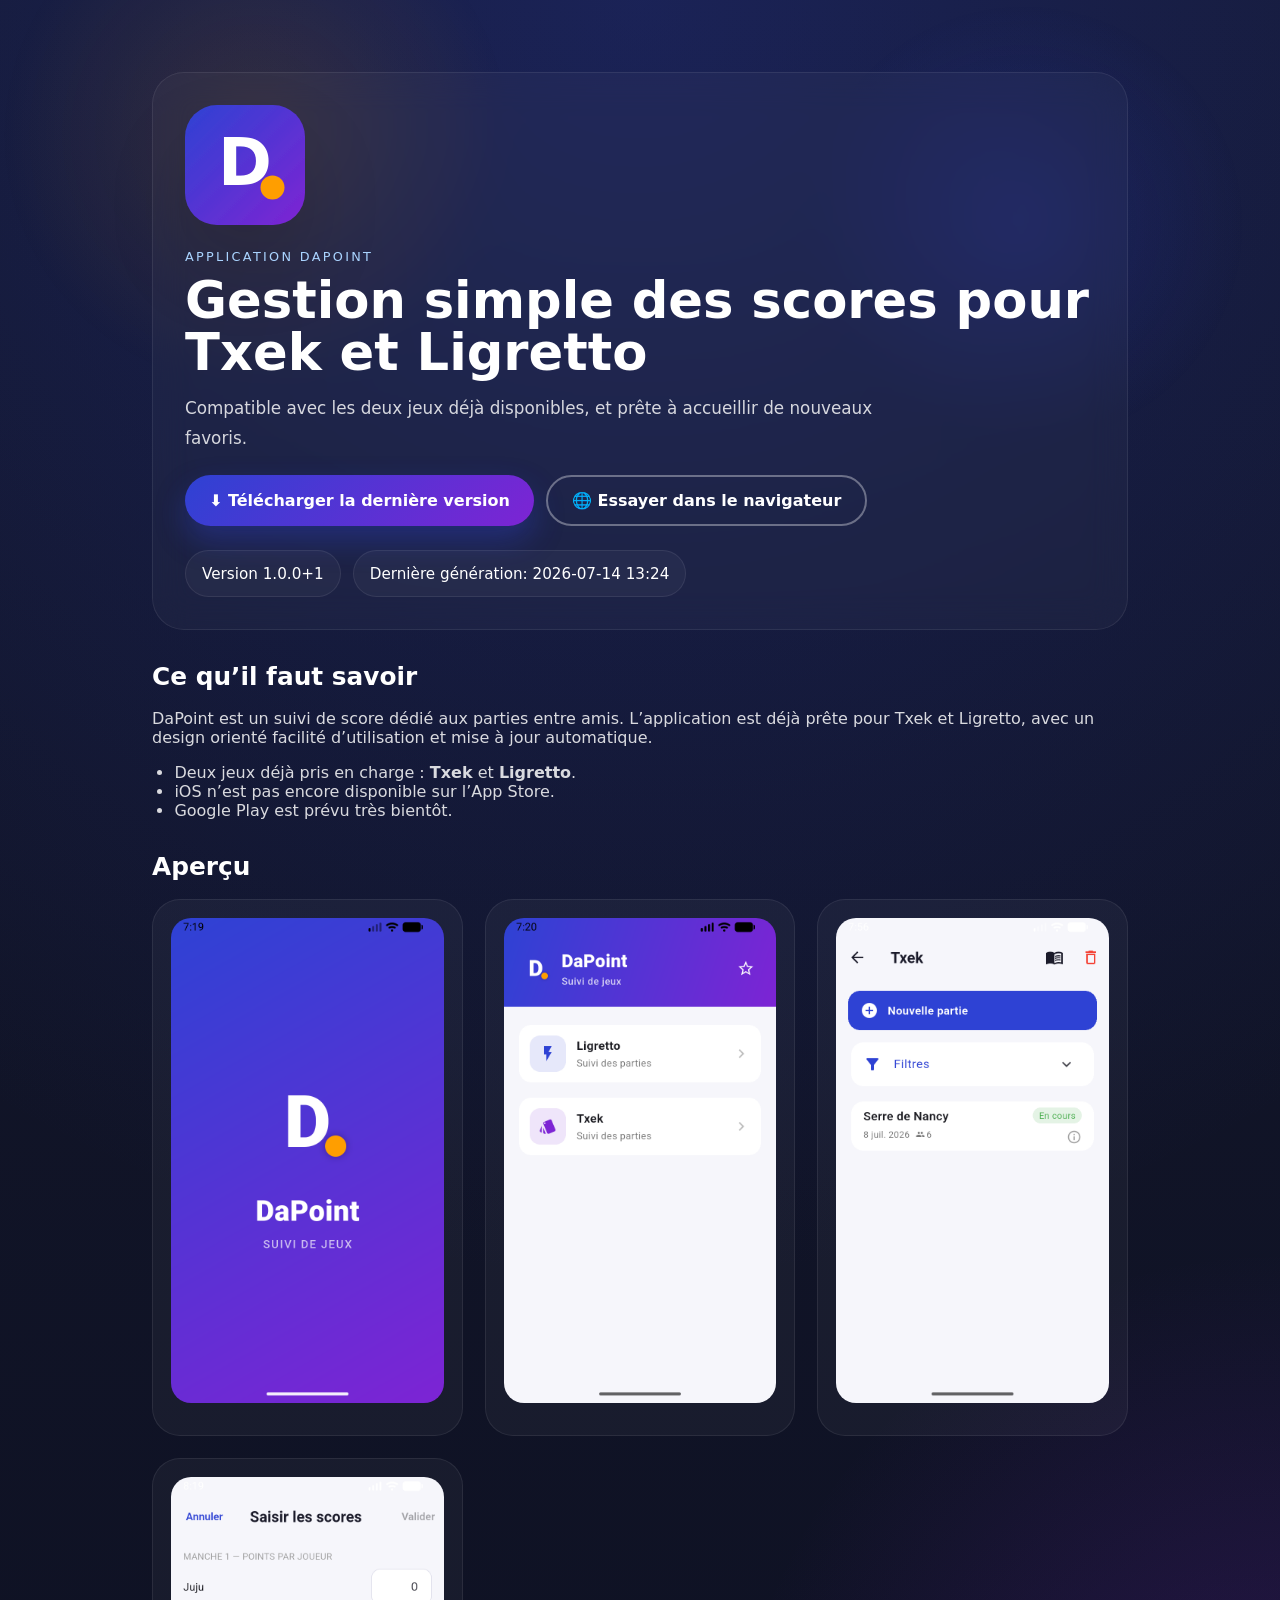
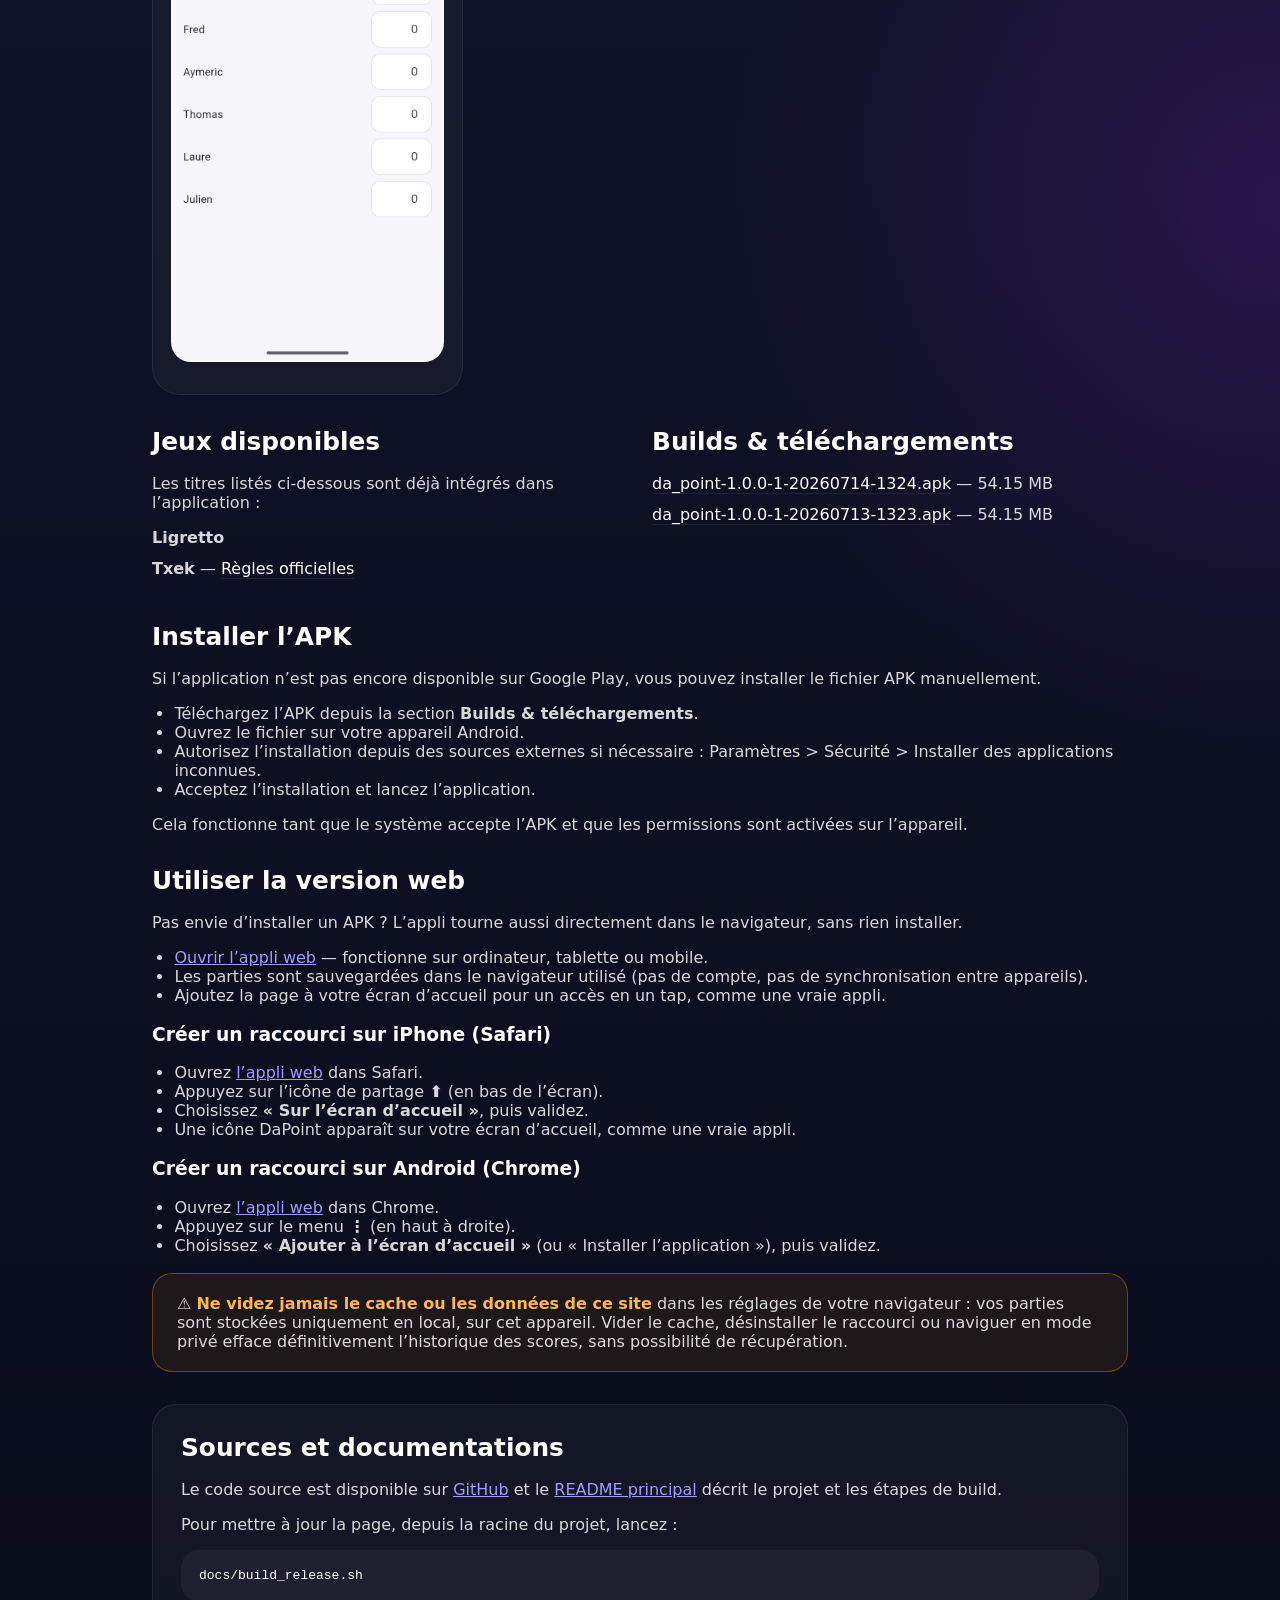
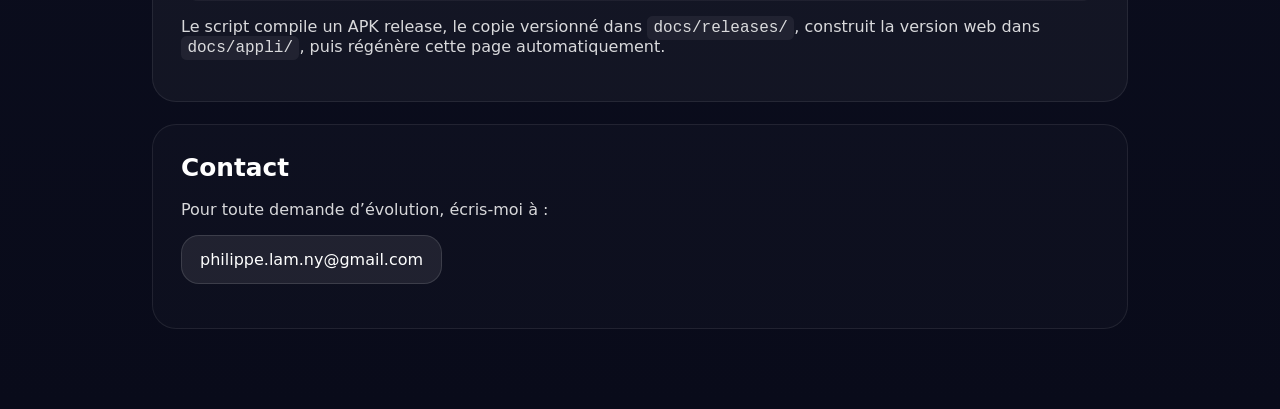
<file: docs/index.html>
<!DOCTYPE html>
<html lang="fr">
<head>
  <meta charset="UTF-8" />
  <meta name="viewport" content="width=device-width, initial-scale=1.0" />
  <meta name="theme-color" content="#2E42D3" />
  <meta name="description" content="DaPoint — suivi de score pour Txek et Ligretto. iOS bientôt disponible, Android bientôt sur Google Play." />
  <title>DaPoint — Présentation</title>
  <link rel="icon" href="favicon.svg" type="image/svg+xml" />
  <link rel="stylesheet" href="styles.css" />
</head>
<body>
  <main>
    <section class="hero">
      <div class="hero-brand">
        <img src="logo.svg" alt="Logo DaPoint" class="hero-logo" />
        <div>
          <p class="eyebrow">Application DaPoint</p>
          <h1>Gestion simple des scores pour Txek et Ligretto</h1>
          <p class="subtitle">Compatible avec les deux jeux déjà disponibles, et prête à accueillir de nouveaux favoris.</p>
          <div class="hero-ctas">
            <a class="cta" href="releases/da_point-1.0.0-1-20260714-1324.apk" download>⬇️ Télécharger la dernière version</a>
            <a class="cta secondary" href="appli/">🌐 Essayer dans le navigateur</a>
          </div>
        </div>
      </div>
      <div class="hero-badges">
        <span>Version 1.0.0+1</span>
        <span>Dernière génération: 2026-07-14 13:24</span>
      </div>
    </section>

    <section>
      <h2>Ce qu’il faut savoir</h2>
      <p>DaPoint est un suivi de score dédié aux parties entre amis. L’application est déjà prête pour Txek et Ligretto, avec un design orienté facilité d’utilisation et mise à jour automatique.</p>
      <ul>
        <li>Deux jeux déjà pris en charge : <strong>Txek</strong> et <strong>Ligretto</strong>.</li>
        <li>iOS n’est pas encore disponible sur l’App Store.</li>
        <li>Google Play est prévu très bientôt.</li>
      </ul>
    </section>

    <section class="screens">
      <h2>Aperçu</h2>
      <div class="screens-grid">
        <div class="screen-card"><img src="screenshots/screen_app1.png" alt="Capture d'écran DaPoint" /></div><div class="screen-card"><img src="screenshots/screen_app2.png" alt="Capture d'écran DaPoint" /></div><div class="screen-card"><img src="screenshots/screen_new_game.png" alt="Capture d'écran DaPoint" /></div><div class="screen-card"><img src="screenshots/screen_serre_de_nancy_score_entry.png" alt="Capture d'écran DaPoint" /></div>
      </div>
    </section>

    <section>
      <div class="section-grid">
        <div>
          <h2>Jeux disponibles</h2>
          <p>Les titres listés ci-dessous sont déjà intégrés dans l’application :</p>
          <ul class="link-list">
            <li><strong>Ligretto</strong></li><li><strong>Txek</strong> — <a href="https://www.txek.fr/txek-faq/" target="_blank" rel="noopener">Règles officielles</a></li>
          </ul>
        </div>

        <div>
          <h2>Builds & téléchargements</h2>
          <ul class="link-list">
            <li><a href="releases/da_point-1.0.0-1-20260714-1324.apk">da_point-1.0.0-1-20260714-1324.apk</a> — 54.15 MB</li><li><a href="releases/da_point-1.0.0-1-20260713-1323.apk">da_point-1.0.0-1-20260713-1323.apk</a> — 54.15 MB</li>
          </ul>
        </div>
      </div>
    </section>

    <section>
      <h2>Installer l’APK</h2>
      <p>Si l’application n’est pas encore disponible sur Google Play, vous pouvez installer le fichier APK manuellement.</p>
      <ul>
        <li>Téléchargez l’APK depuis la section <strong>Builds & téléchargements</strong>.</li>
        <li>Ouvrez le fichier sur votre appareil Android.</li>
        <li>Autorisez l’installation depuis des sources externes si nécessaire : Paramètres > Sécurité > Installer des applications inconnues.</li>
        <li>Acceptez l’installation et lancez l’application.</li>
      </ul>
      <p>Cela fonctionne tant que le système accepte l’APK et que les permissions sont activées sur l’appareil.</p>
    </section>

    <section>
      <h2>Utiliser la version web</h2>
      <p>Pas envie d’installer un APK ? L’appli tourne aussi directement dans le navigateur, sans rien installer.</p>
      <ul>
        <li><a href="appli/">Ouvrir l’appli web</a> — fonctionne sur ordinateur, tablette ou mobile.</li>
        <li>Les parties sont sauvegardées dans le navigateur utilisé (pas de compte, pas de synchronisation entre appareils).</li>
        <li>Ajoutez la page à votre écran d’accueil pour un accès en un tap, comme une vraie appli.</li>
      </ul>

      <h3>Créer un raccourci sur iPhone (Safari)</h3>
      <ul>
        <li>Ouvrez <a href="appli/">l’appli web</a> dans Safari.</li>
        <li>Appuyez sur l’icône de partage <strong>⬆️</strong> (en bas de l’écran).</li>
        <li>Choisissez <strong>« Sur l’écran d’accueil »</strong>, puis validez.</li>
        <li>Une icône DaPoint apparaît sur votre écran d’accueil, comme une vraie appli.</li>
      </ul>

      <h3>Créer un raccourci sur Android (Chrome)</h3>
      <ul>
        <li>Ouvrez <a href="appli/">l’appli web</a> dans Chrome.</li>
        <li>Appuyez sur le menu <strong>⋮</strong> (en haut à droite).</li>
        <li>Choisissez <strong>« Ajouter à l’écran d’accueil »</strong> (ou « Installer l’application »), puis validez.</li>
      </ul>

      <div class="warning">
        <p>⚠️ <strong>Ne videz jamais le cache ou les données de ce site</strong> dans les réglages de votre navigateur : vos parties sont stockées uniquement en local, sur cet appareil. Vider le cache, désinstaller le raccourci ou naviguer en mode privé efface définitivement l’historique des scores, sans possibilité de récupération.</p>
      </div>
    </section>

    <section class="callout">
      <h2>Sources et documentations</h2>
      <p>Le code source est disponible sur <a href="https://github.com/philippelamny/DaPoint-IOS" target="_blank" rel="noopener">GitHub</a> et le <a href="https://github.com/philippelamny/DaPoint-IOS/blob/main/README.md" target="_blank" rel="noopener">README principal</a> décrit le projet et les étapes de build.</p>
      <p>Pour mettre à jour la page, depuis la racine du projet, lancez :</p>
      <pre>docs/build_release.sh</pre>
      <p>Le script compile un APK release, le copie versionné dans <code>docs/releases/</code>, construit la version web dans <code>docs/appli/</code>, puis régénère cette page automatiquement.</p>
    </section>

    <section class="contact-block">
      <h2>Contact</h2>
      <p>Pour toute demande d’évolution, écris-moi à :</p>
      <p class="contact-link"><a href="mailto:philippe.lam.ny@gmail.com?subject=Demande%20d%27%C3%A9volution">philippe.lam.ny@gmail.com</a></p>
    </section>
  </main>
</body>
</html>
</file>
<file: docs/styles.css>
* {
  box-sizing: border-box;
}

:root {
  color-scheme: dark;
  color: #ffffff;
  background: #090b1a;
  font-family: Inter, system-ui, -apple-system, BlinkMacSystemFont, "Segoe UI", sans-serif;
}

body {
  margin: 0;
  min-height: 100vh;
  background: radial-gradient(circle at top, rgba(46, 66, 211, 0.25), transparent 35%),
              radial-gradient(circle at right, rgba(126, 36, 211, 0.22), transparent 25%),
              linear-gradient(180deg, #14182d 0%, #090b1a 100%);
}

body::before {
  content: "";
  position: fixed;
  inset: 0;
  background: radial-gradient(circle at 20% 15%, rgba(255, 158, 0, 0.12), transparent 20%),
              radial-gradient(circle at 80% 25%, rgba(46, 66, 211, 0.18), transparent 18%);
  pointer-events: none;
}

main {
  position: relative;
  max-width: 1024px;
  margin: 0 auto;
  padding: 40px 24px 80px;
}

.hero {
  border: 1px solid rgba(255, 255, 255, 0.08);
  background: rgba(255, 255, 255, 0.03);
  backdrop-filter: blur(18px);
  border-radius: 32px;
  padding: 32px;
  display: grid;
  gap: 24px;
}

.hero-brand {
  display: flex;
  align-items: center;
  gap: 24px;
  flex-wrap: wrap;
  justify-content: space-between;
}

.hero-brand > div {
  min-width: 0;
}

.hero-logo {
  width: 120px;
  min-width: 120px;
  border-radius: 32px;
  box-shadow: 0 40px 80px rgba(0, 0, 0, 0.15);
  flex-shrink: 0;
}

.eyebrow {
  margin: 0 0 10px;
  text-transform: uppercase;
  letter-spacing: 0.18em;
  color: #aad4ff;
  font-size: 0.8rem;
}

.hero h1 {
  margin: 0;
  font-size: clamp(2.4rem, 4vw, 4rem);
  line-height: 1.02;
}

.subtitle {
  margin: 16px 0 0;
  max-width: 700px;
  color: rgba(255, 255, 255, 0.82);
  font-size: 1.05rem;
  line-height: 1.75;
}

.hero-ctas {
  display: flex;
  flex-wrap: wrap;
  gap: 12px;
}

.cta {
  display: inline-flex;
  align-items: center;
  gap: 8px;
  margin-top: 22px;
  padding: 14px 24px;
  border-radius: 999px;
  background: linear-gradient(135deg, #2e42d3, #7d24d4);
  color: #fff;
  font-weight: 700;
  text-decoration: none;
  box-shadow: 0 14px 30px rgba(46, 66, 211, 0.35);
}

.cta:hover {
  filter: brightness(1.1);
}

.cta.secondary {
  background: transparent;
  color: #fff;
  border: 2px solid rgba(255, 255, 255, 0.35);
  box-shadow: none;
}

.cta.secondary:hover {
  background: rgba(255, 255, 255, 0.1);
  border-color: rgba(255, 255, 255, 0.6);
}

.hero-badges {
  display: flex;
  flex-wrap: wrap;
  gap: 12px;
  justify-content: flex-start;
}

.hero-badges span {
  display: inline-flex;
  align-items: center;
  gap: 0.5rem;
  padding: 0.85rem 1rem;
  border-radius: 999px;
  border: 1px solid rgba(255, 255, 255, 0.08);
  background: rgba(255, 255, 255, 0.04);
  font-size: 0.95rem;
}

section {
  margin-top: 32px;
}

h2 {
  margin: 0 0 18px;
  font-size: 1.55rem;
}

p,
li {
  color: rgba(255, 255, 255, 0.84);
}

ul {
  padding-left: 1.4rem;
  margin: 0;
}

ul.link-list {
  list-style: none;
  padding: 0;
  margin: 0;
}

ul.link-list li {
  margin-bottom: 12px;
}

ul.link-list li a {
  color: #fff;
  text-decoration: none;
  border-bottom: 1px solid rgba(255, 255, 255, 0.08);
}

ul.link-list li a:hover {
  color: #ffd071;
  border-color: rgba(255, 209, 113, 0.28);
}

.code,
code {
  font-family: ui-monospace, SFMono-Regular, Menlo, Monaco, Consolas, "Liberation Mono", "Courier New", monospace;
  background: rgba(255, 255, 255, 0.06);
  padding: 0.2rem 0.4rem;
  border-radius: 0.35rem;
}

.section-grid {
  display: grid;
  gap: 24px;
  grid-template-columns: repeat(auto-fit, minmax(280px, 1fr));
}

.callout {
  border: 1px solid rgba(255, 255, 255, 0.08);
  background: rgba(255, 255, 255, 0.04);
  padding: 28px;
  border-radius: 24px;
}

.warning {
  border: 1px solid rgba(255, 158, 0, 0.35);
  background: rgba(255, 158, 0, 0.08);
  padding: 20px 24px;
  border-radius: 20px;
  margin-top: 18px;
}

.warning p {
  margin: 0;
}

.warning strong {
  color: #ffb84d;
}

.contact-block {
  border: 1px solid rgba(255, 255, 255, 0.08);
  background: rgba(255, 255, 255, 0.02);
  padding: 28px;
  border-radius: 24px;
  margin-top: 22px;
}

.contact-block p {
  margin: 0 0 16px;
}

.contact-link a {
  display: inline-flex;
  align-items: center;
  padding: 14px 18px;
  border-radius: 18px;
  background: rgba(255, 255, 255, 0.08);
  color: #ffffff;
  text-decoration: none;
  border: 1px solid rgba(255, 255, 255, 0.12);
}

.contact-link a:hover {
  background: rgba(255, 255, 255, 0.12);
}

pre {
  margin: 16px 0 0;
  padding: 18px;
  border-radius: 18px;
  background: rgba(255, 255, 255, 0.05);
  overflow-x: auto;
}

.screens {
  margin-top: 32px;
}

.screens-grid,
.screenshot-grid {
  display: grid;
  gap: 22px;
  grid-template-columns: repeat(auto-fit, minmax(240px, 1fr));
}

.screen-card,
.screenshot-card {
  background: rgba(255, 255, 255, 0.04);
  border: 1px solid rgba(255, 255, 255, 0.08);
  border-radius: 28px;
  padding: 18px;
}

.screen-card img,
.screenshot-card img {
  width: 100%;
  height: auto;
  border-radius: 20px;
  display: block;
  margin-bottom: 14px;
}

.screen-card p,
.screenshot-card p {
  margin: 0;
  color: rgba(255, 255, 255, 0.82);
  font-size: 0.98rem;
}

.screenshot-card {
  padding: 12px;
}

@media (max-width: 980px) {
  .screens-grid,
  .screenshot-grid {
    grid-template-columns: repeat(2, minmax(220px, 1fr));
  }
}

@media (max-width: 720px) {
  main {
    padding: 24px 16px 48px;
  }

  .hero {
    padding: 24px;
  }

  .hero-brand {
    justify-content: center;
    gap: 18px;
  }

  .hero-logo {
    width: 98px;
    min-width: auto;
  }

  .hero-badges {
    justify-content: center;
  }

  .hero-badges span {
    width: 100%;
    justify-content: center;
  }

  .section-grid {
    grid-template-columns: 1fr;
  }

  .screens-grid,
  .screenshot-grid {
    grid-template-columns: 1fr;
  }

  .screen-card,
  .screenshot-card,
  .callout,
  .contact-block {
    padding: 18px;
  }
}
</file>
